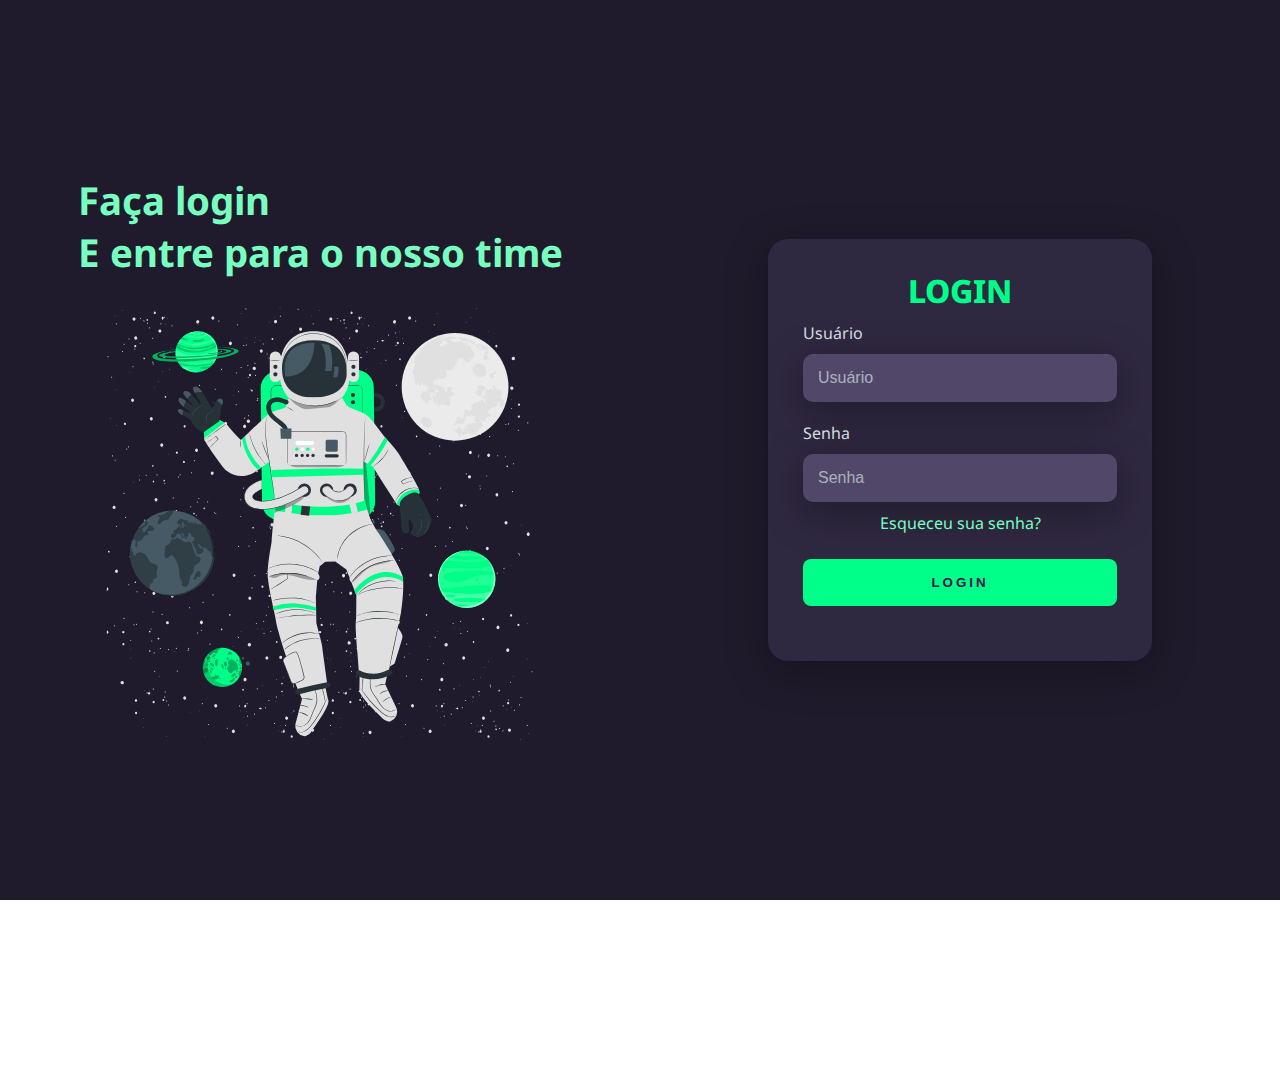
<file: index.html>
<!DOCTYPE html>
<html lang="en">
<head>
    <meta charset="UTF-8">
    <meta http-equiv="X-UA-Compatible" content="IE=edge">
    <meta name="viewport" content="width=device-width, initial-scale=1.0">
    <link rel="stylesheet" href="style.css">

    <link rel="apple-touch-icon" sizes="180x180" href="/apple-touch-icon.png">
    <link rel="icon" type="image/png" sizes="32x32" href="/favicon-32x32.png">
    <link rel="icon" type="image/png" sizes="16x16" href="/favicon-16x16.png">
    <link rel="shortcut icon" href="favicon/favicon.ico">

    <title>Login</title>
</head>
<body>
    <div class="main-login">
        <div class="left-login">
            <h1>Faça login <br>E entre para o nosso time</h1>
            <img src="astronaut-suit-animate.svg" class="left-login-image" alt="Astronauta animação">
        </div>
           
        <div class="right-login">
            <div class="card-login">
                <h1>LOGIN</h1>
                <div class="textfield">
                    <label for="usuario">Usuário</label>
                    <input type="text" name="usuario" placeholder="Usuário">
                </div>
                <div class="textfield">
                    <label for="senha">Senha</label>
                    <input type="password" name="senha" placeholder="Senha">
                </div>
                <div class="forgot-password">
                    <a href="#">Esqueceu sua senha?</a>
                </div>
                <button class="btn-login">Login</button>

            </div>
        </div>
    </div>
</body>
</html>
</file>
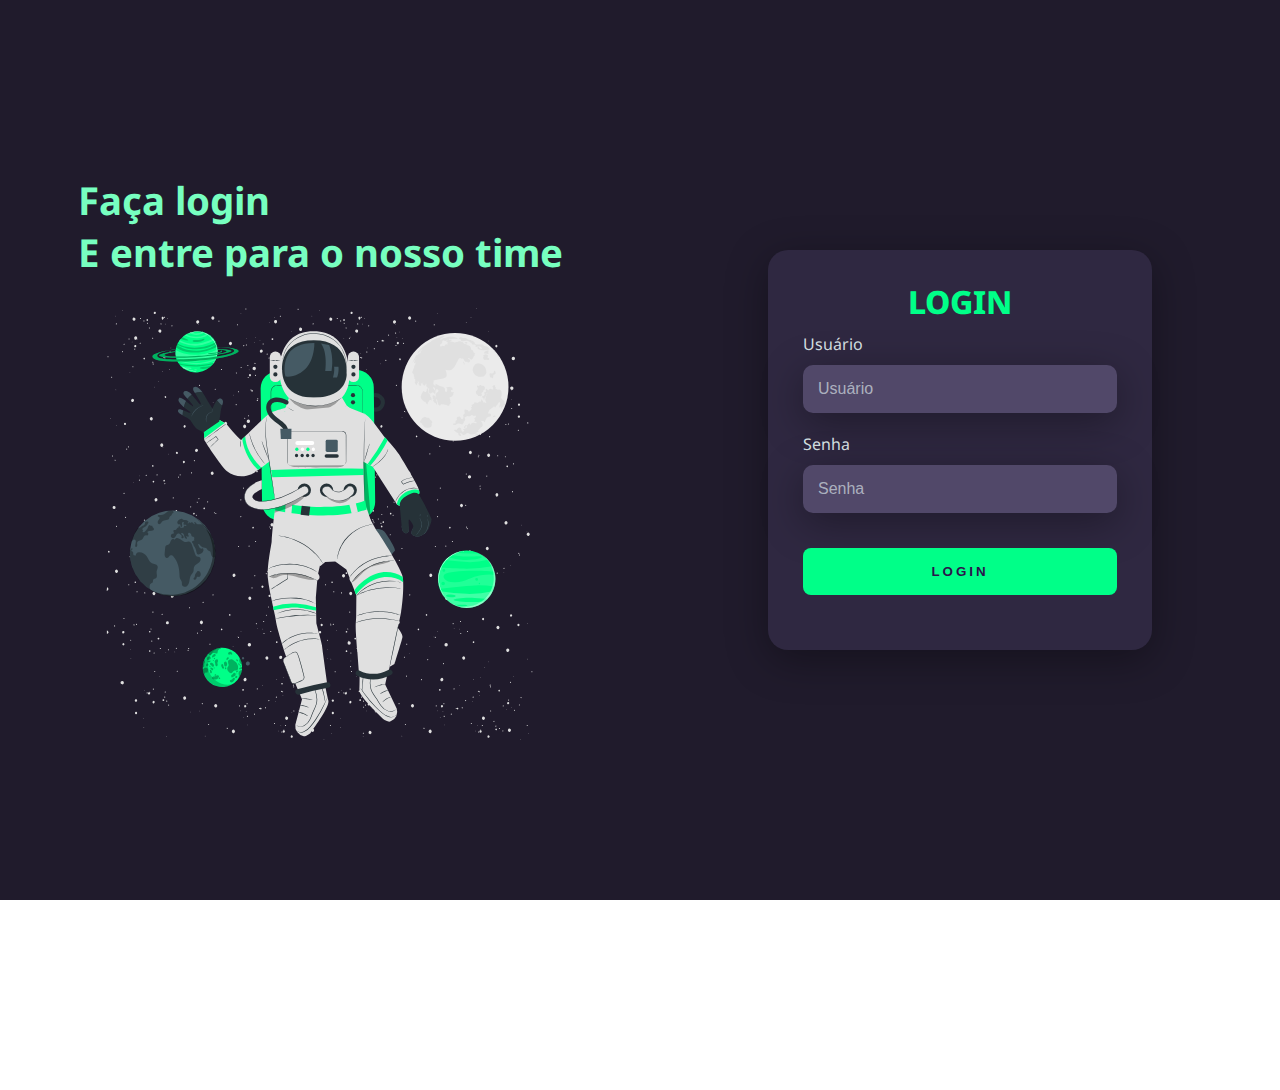
<file: login-page/index.html>
<!DOCTYPE html>
<html lang="en">
<head>
    <meta charset="UTF-8">
    <meta http-equiv="X-UA-Compatible" content="IE=edge">
    <meta name="viewport" content="width=device-width, initial-scale=1.0">
    <link rel="stylesheet" href="style.css">
    <title>Login</title>
</head>
<body>
    <div class="main-login">
        <div class="left-login">
            <h1>Faça login <br>E entre para o nosso time</h1>
            <img src="astronaut-suit-animate.svg" class="left-login-image" alt="Astronauta animação">
        </div>
           
        <div class="right-login">
            <div class="card-login">
                <h1>LOGIN</h1>
                <div class="textfield">
                    <label for="usuario">Usuário</label>
                    <input type="text" name="usuario" placeholder="Usuário">
                </div>
                <div class="textfield">
                    <label for="senha">Senha</label>
                    <input type="password" name="senha" placeholder="Senha">
                </div>

                <button class="btn-login">Login</button>

            </div>
        </div>
    </div>
</body>
</html>
</file>
<file: style.css>
@import url('https://fonts.googleapis.com/css2?family=Noto+Sans:ital,wght@0,100;0,200;0,300;0,400;0,500;0,600;0,700;0,800;0,900;1,100;1,200;1,300;1,400;1,500;1,600;1,700;1,800;1,900&display=swap');

body{
    margin: 0;
    font-family: 'Noto Sans', sans-serif;
    overflow-x: hidden;
    overflow-y: hidden;
}

body * {
    box-sizing: border-box;
}

a{
    margin: 0;
    text-decoration: none;
}
.main-login{
    /* viewport width e viewport height (viewport = tamanho da tela) */
    width: 100vw;
    height: 100vh;
    background: #201b2c;
    display: flex;
    justify-content: center;
    align-items: center;
}

.left-login{
    width: 50vw;
    height: 100vw;
    display: flex;
    justify-content: center;
    align-items: center;
    flex-direction: column;
}

.left-login > h1{
    font-size: 3vw;
    color: #77ffc0;
}

.left-login-image{
    width: 35vw;
    height: auto;
}

.right-login{
    width: 50vw;
    height: 100vw;
    display: flex;
    justify-content: center;
    align-items: center;
}

.card-login{
    width: 60%;
    display: flex;
    justify-content: center;
    align-items: center;
    flex-direction: column;
    padding: 30px 35px;
    background: #2f2841;
    border-radius: 20px;
    box-shadow: 0px 10px 40px #00000056;
}

.card-login > h1{
    color: #00ff88;
    font-weight: 800;
    margin: 0;
}

.textfield{
    width: 100%;
    display: flex;
    flex-direction: column;
    align-items: flex-start;
    justify-content: center;
    margin: 10px 0px;
}

.textfield > input{
    width: 100%;  
    border: none;
    border-radius: 10px;
    padding: 15px;
    background: #514869;
    color: #f0ffffde;
    font-size: 12pt;
    box-shadow: 0px 10px 40px #00000056;
    outline: none;
    box-sizing: border-box;
}

.textfield > label{
    color: #f0ffffde;
    margin-bottom: 10px;
}

.textfield > input::placeholder{
    color: #f0ffff94;
}

.forgot-password a{
    color: #77ffc0;
}

.btn-login{
    width: 100%;
    padding: 16px 0px;
    margin: 25px;
    border: none;
    border-radius: 8px;
    outline: none;
    text-transform: uppercase;
    font-weight: 800;
    letter-spacing: 3px;
    color: #2b134b;
    background: #00ff88;
    transition: 300ms;
    cursor: pointer;
}

.btn-login:hover{
    transition: 300ms;
    box-shadow: 0px 10px 40px -12px #00ff8052;
    
}

@media only screen and (max-width: 950px){
    .card-login{
        width: 85%;
    }
}

@media only screen and (max-width: 600px){
    .main-login{
        flex-direction: column-reverse;
    }
    .left-login > h1{
       display: none; 
    }
    
    .left-login{
        width: 100%;
    }

    .right-login{
        width: 100%;
        height: auto;
    }

    .left-login-image{
        width: 80vw;
    }

    .card-login{
        width: 90vw;
    }
}
</file>
<file: login-page/style.css>
@import url('https://fonts.googleapis.com/css2?family=Noto+Sans:ital,wght@0,100;0,200;0,300;0,400;0,500;0,600;0,700;0,800;0,900;1,100;1,200;1,300;1,400;1,500;1,600;1,700;1,800;1,900&display=swap');

body{
    margin: 0;
    font-family: 'Noto Sans', sans-serif;
    overflow-x: hidden;
    overflow-y: hidden;
}

body * {
    box-sizing: border-box;
}

.main-login{
    /* viewport width e viewport height (viewport = tamanho da tela) */
    width: 100vw;
    height: 100vh;
    background: #201b2c;
    display: flex;
    justify-content: center;
    align-items: center;
}

.left-login{
    width: 50vw;
    height: 100vw;
    display: flex;
    justify-content: center;
    align-items: center;
    flex-direction: column;
}

.left-login > h1{
    font-size: 3vw;
    color: #77ffc0;
}

.left-login-image{
    width: 35vw;
    height: auto;
}

.right-login{
    width: 50vw;
    height: 100vw;
    display: flex;
    justify-content: center;
    align-items: center;
}

.card-login{
    width: 60%;
    display: flex;
    justify-content: center;
    align-items: center;
    flex-direction: column;
    padding: 30px 35px;
    background: #2f2841;
    border-radius: 20px;
    box-shadow: 0px 10px 40px #00000056;
}

.card-login > h1{
    color: #00ff88;
    font-weight: 800;
    margin: 0;
}

.textfield{
    width: 100%;
    display: flex;
    flex-direction: column;
    align-items: flex-start;
    justify-content: center;
    margin: 10px 0px;
}

.textfield > input{
    width: 100%;  
    border: none;
    border-radius: 10px;
    padding: 15px;
    background: #514869;
    color: #f0ffffde;
    font-size: 12pt;
    box-shadow: 0px 10px 40px #00000056;
    outline: none;
    box-sizing: border-box;
}

.textfield > label{
    color: #f0ffffde;
    margin-bottom: 10px;
}

.textfield > input::placeholder{
    color: #f0ffff94;
}

.btn-login{
    width: 100%;
    padding: 16px 0px;
    margin: 25px;
    border: none;
    border-radius: 8px;
    outline: none;
    text-transform: uppercase;
    font-weight: 800;
    letter-spacing: 3px;
    color: #2b134b;
    background: #00ff88;
    transition: 300ms;
    cursor: pointer;
}

.btn-login:hover{
    transition: 300ms;
    box-shadow: 0px 10px 40px -12px #00ff8052;
    
}

@media only screen and (max-width: 950px){
    .card-login{
        width: 85%;
    }
}

@media only screen and (max-width: 600px){
    .main-login{
        flex-direction: column;
    }
    .left-login > h1{
       display: none; 
    }
    
    .left-login{
        width: 100%;
    }

    .right-login{
        width: 100%;
        height: auto;
    }

    .left-login-image{
        width: 80vw;
    }

    .card-login{
        width: 90vw;
    }
}
</file>
